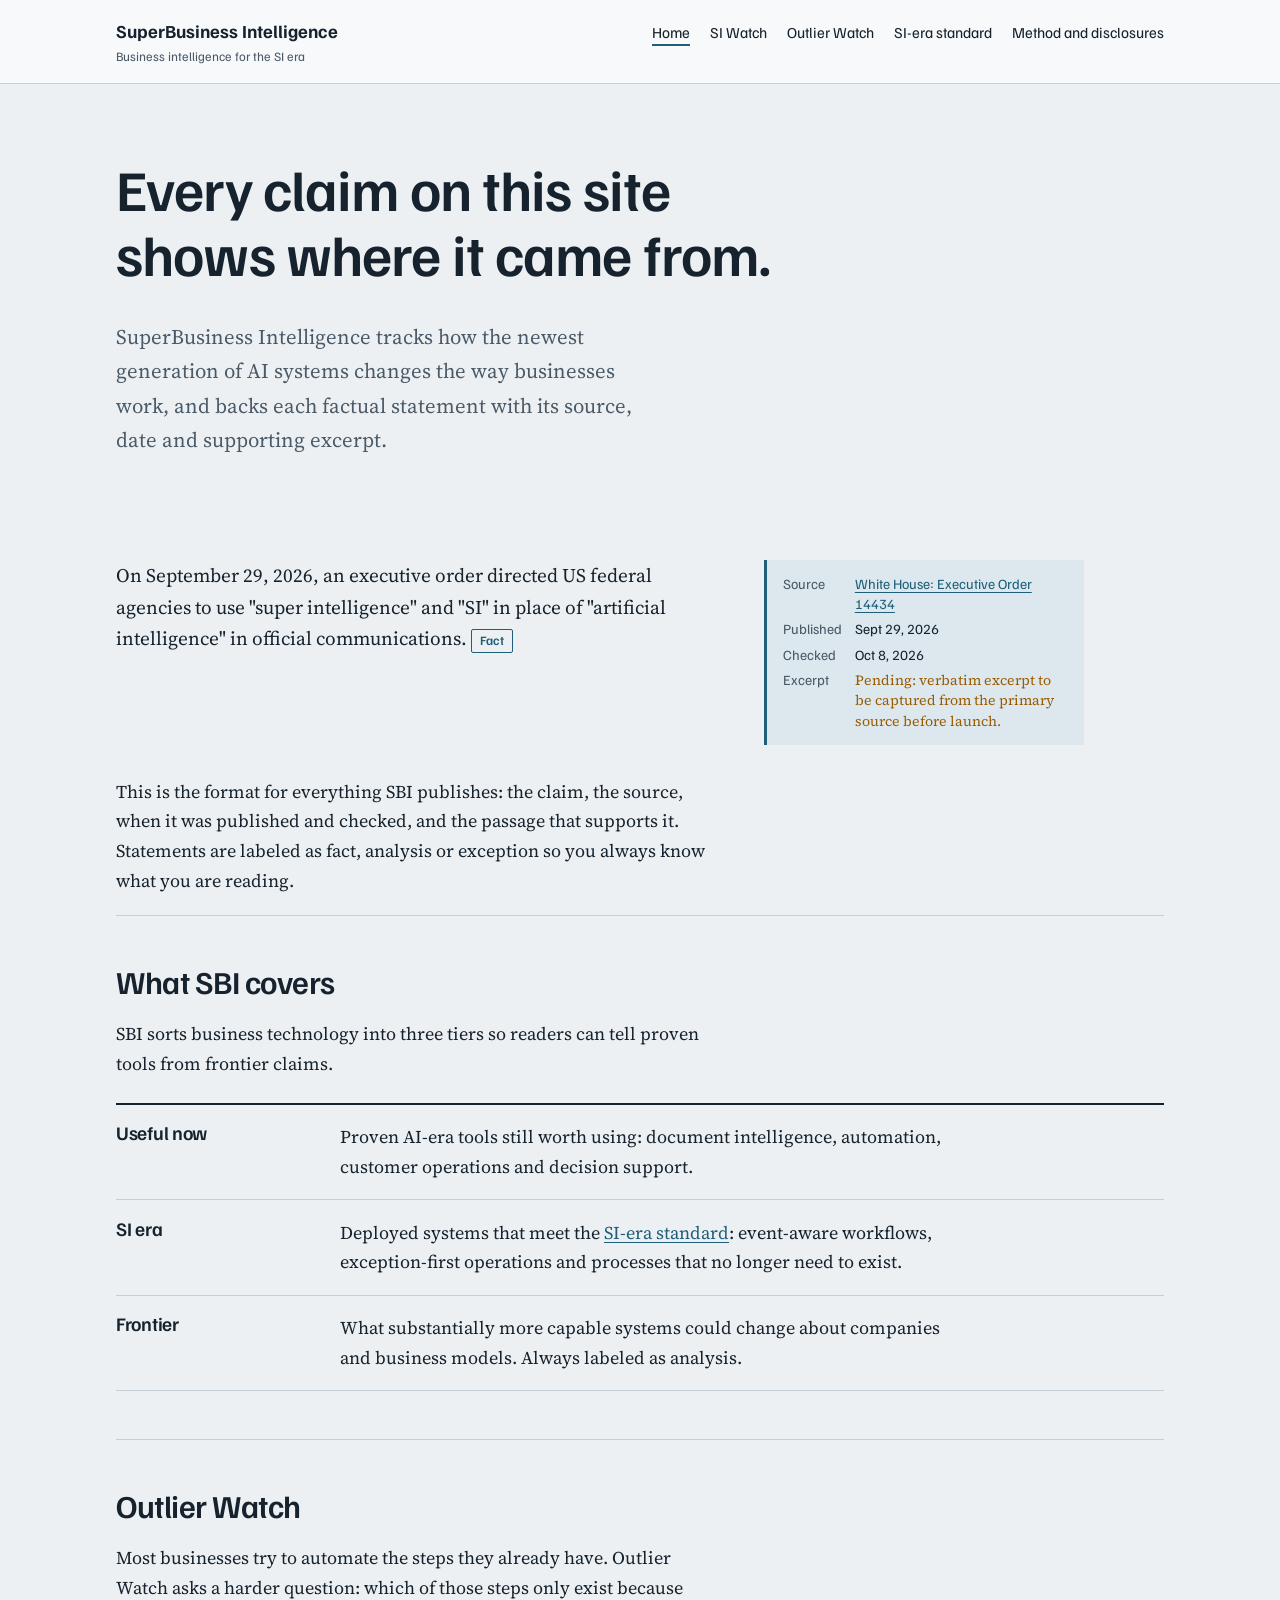
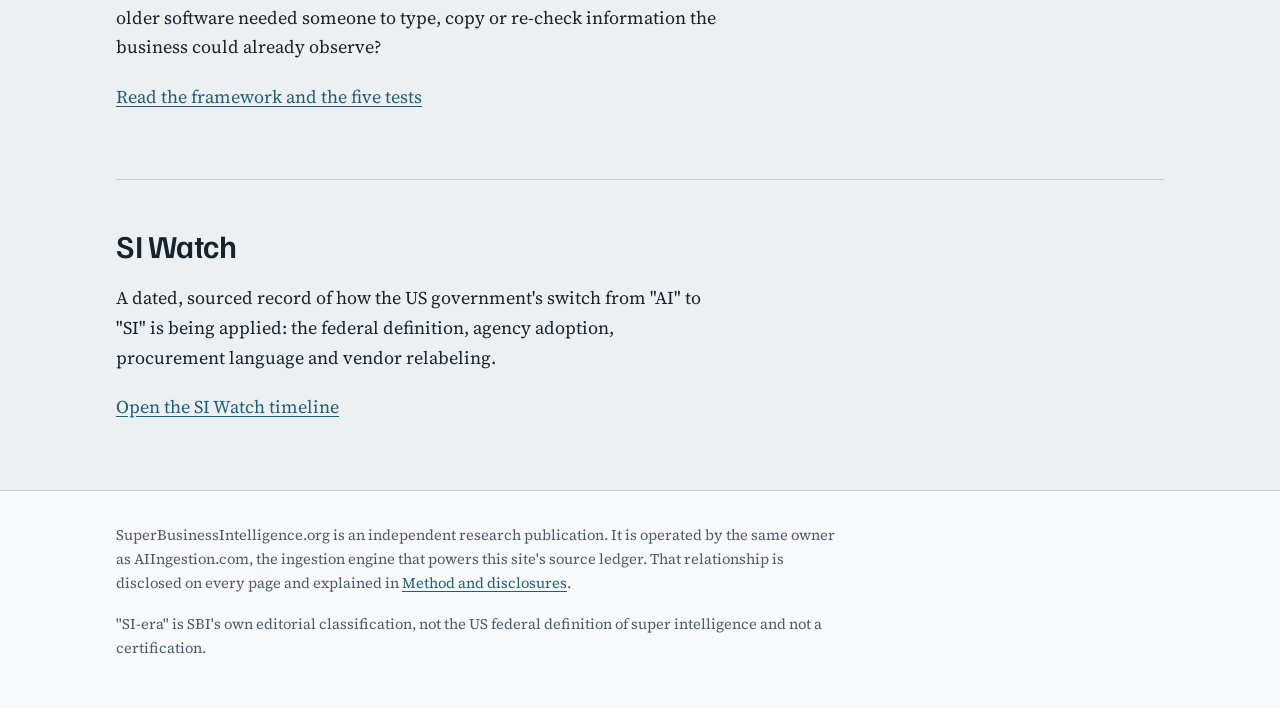
<file: index.html>
<!doctype html>
<html lang="en">
<head>
<meta charset="utf-8">
<meta name="viewport" content="width=device-width, initial-scale=1">
<title>SuperBusiness Intelligence: business intelligence for the SI era</title>
<meta name="description" content="Evidence-cited research on how frontier AI and the US federal shift to super intelligence (SI) change the way businesses work.">
<link rel="canonical" href="https://superbusinessintelligence.org/">
<meta property="og:title" content="SuperBusiness Intelligence: business intelligence for the SI era">
<meta property="og:description" content="Evidence-cited research on how frontier AI and the US federal shift to super intelligence (SI) change the way businesses work.">
<meta property="og:type" content="website">
<meta property="og:url" content="https://superbusinessintelligence.org/">
<link rel="icon" href="data:image/svg+xml,<svg xmlns='http://www.w3.org/2000/svg' viewBox='0 0 32 32'><rect width='32' height='32' fill='%231F5F7A'/><text x='16' y='22' font-family='Arial' font-weight='700' font-size='14' fill='white' text-anchor='middle'>SBI</text></svg>">
<link rel="preconnect" href="https://fonts.googleapis.com">
<link rel="preconnect" href="https://fonts.gstatic.com" crossorigin>
<link href="https://fonts.googleapis.com/css2?family=Familjen+Grotesk:wght@400;600;700&family=Source+Serif+4:ital,opsz,wght@0,8..60,400;0,8..60,600;1,8..60,400&display=swap" rel="stylesheet">
<link rel="stylesheet" href="assets/styles.css">
</head>
<body>
<a class="skip" href="#main">Skip to content</a>
<header class="mast"><div class="wrap">
<a class="brand" href="index.html">SuperBusiness Intelligence<small>Business intelligence for the SI era</small></a>
<nav aria-label="Main"><ul><li><a href="index.html" aria-current="page">Home</a></li><li><a href="si-watch.html">SI Watch</a></li><li><a href="outlier-watch.html">Outlier Watch</a></li><li><a href="si-era-standard.html">SI-era standard</a></li><li><a href="about.html">Method and disclosures</a></li></ul></nav>
</div></header>
<main id="main" class="wrap">

<div class="hero">
<h1>Every claim on this site shows where it came from.</h1>
<p class="lede">SuperBusiness Intelligence tracks how the newest generation of AI systems changes the way businesses work, and backs each factual statement with its source, date and supporting excerpt.</p>
</div>
<div class="claim">
<p>On September 29, 2026, an executive order directed US federal agencies to use "super intelligence" and "SI" in place of "artificial intelligence" in official communications. <span class="status fact">Fact</span></p>
<aside class="ledger pending" aria-label="Evidence"><dl><dt>Source</dt><dd><a href="https://www.whitehouse.gov/president-actions/2026/09/inaugurating-the-era-of-super-intelligence/">White House: Executive Order 14434</a></dd><dt>Published</dt><dd>Sept 29, 2026</dd><dt>Checked</dt><dd>Oct 8, 2026</dd><dt>Excerpt</dt><dd class="excerpt">Pending: verbatim excerpt to be captured from the primary source before launch.</dd></dl></aside>
</div>
<p>This is the format for everything SBI publishes: the claim, the source, when it was published and checked, and the passage that supports it. Statements are labeled as fact, analysis or exception so you always know what you are reading.</p>

<section>
<h2>What SBI covers</h2>
<p>SBI sorts business technology into three tiers so readers can tell proven tools from frontier claims.</p>
<div class="tiers">
<div class="tier"><h3>Useful now</h3><p>Proven AI-era tools still worth using: document intelligence, automation, customer operations and decision support.</p></div>
<div class="tier"><h3>SI era</h3><p>Deployed systems that meet the <a href="si-era-standard.html">SI-era standard</a>: event-aware workflows, exception-first operations and processes that no longer need to exist.</p></div>
<div class="tier"><h3>Frontier</h3><p>What substantially more capable systems could change about companies and business models. Always labeled as analysis.</p></div>
</div>
</section>

<section>
<h2>Outlier Watch</h2>
<p>Most businesses try to automate the steps they already have. Outlier Watch asks a harder question: which of those steps only exist because older software needed someone to type, copy or re-check information the business could already observe?</p>
<p><a href="outlier-watch.html">Read the framework and the five tests</a></p>
</section>

<section>
<h2>SI Watch</h2>
<p>A dated, sourced record of how the US government's switch from "AI" to "SI" is being applied: the federal definition, agency adoption, procurement language and vendor relabeling.</p>
<p><a href="si-watch.html">Open the SI Watch timeline</a></p>
</section>

</main>
<footer><div class="wrap">
<p>SuperBusinessIntelligence.org is an independent research publication. It is operated by the same owner as AIIngestion.com, the ingestion engine that powers this site's source ledger. That relationship is disclosed on every page and explained in <a href="about.html">Method and disclosures</a>.</p>
<p>"SI-era" is SBI's own editorial classification, not the US federal definition of super intelligence and not a certification.</p>
</div></footer>
</body>
</html>
</file>
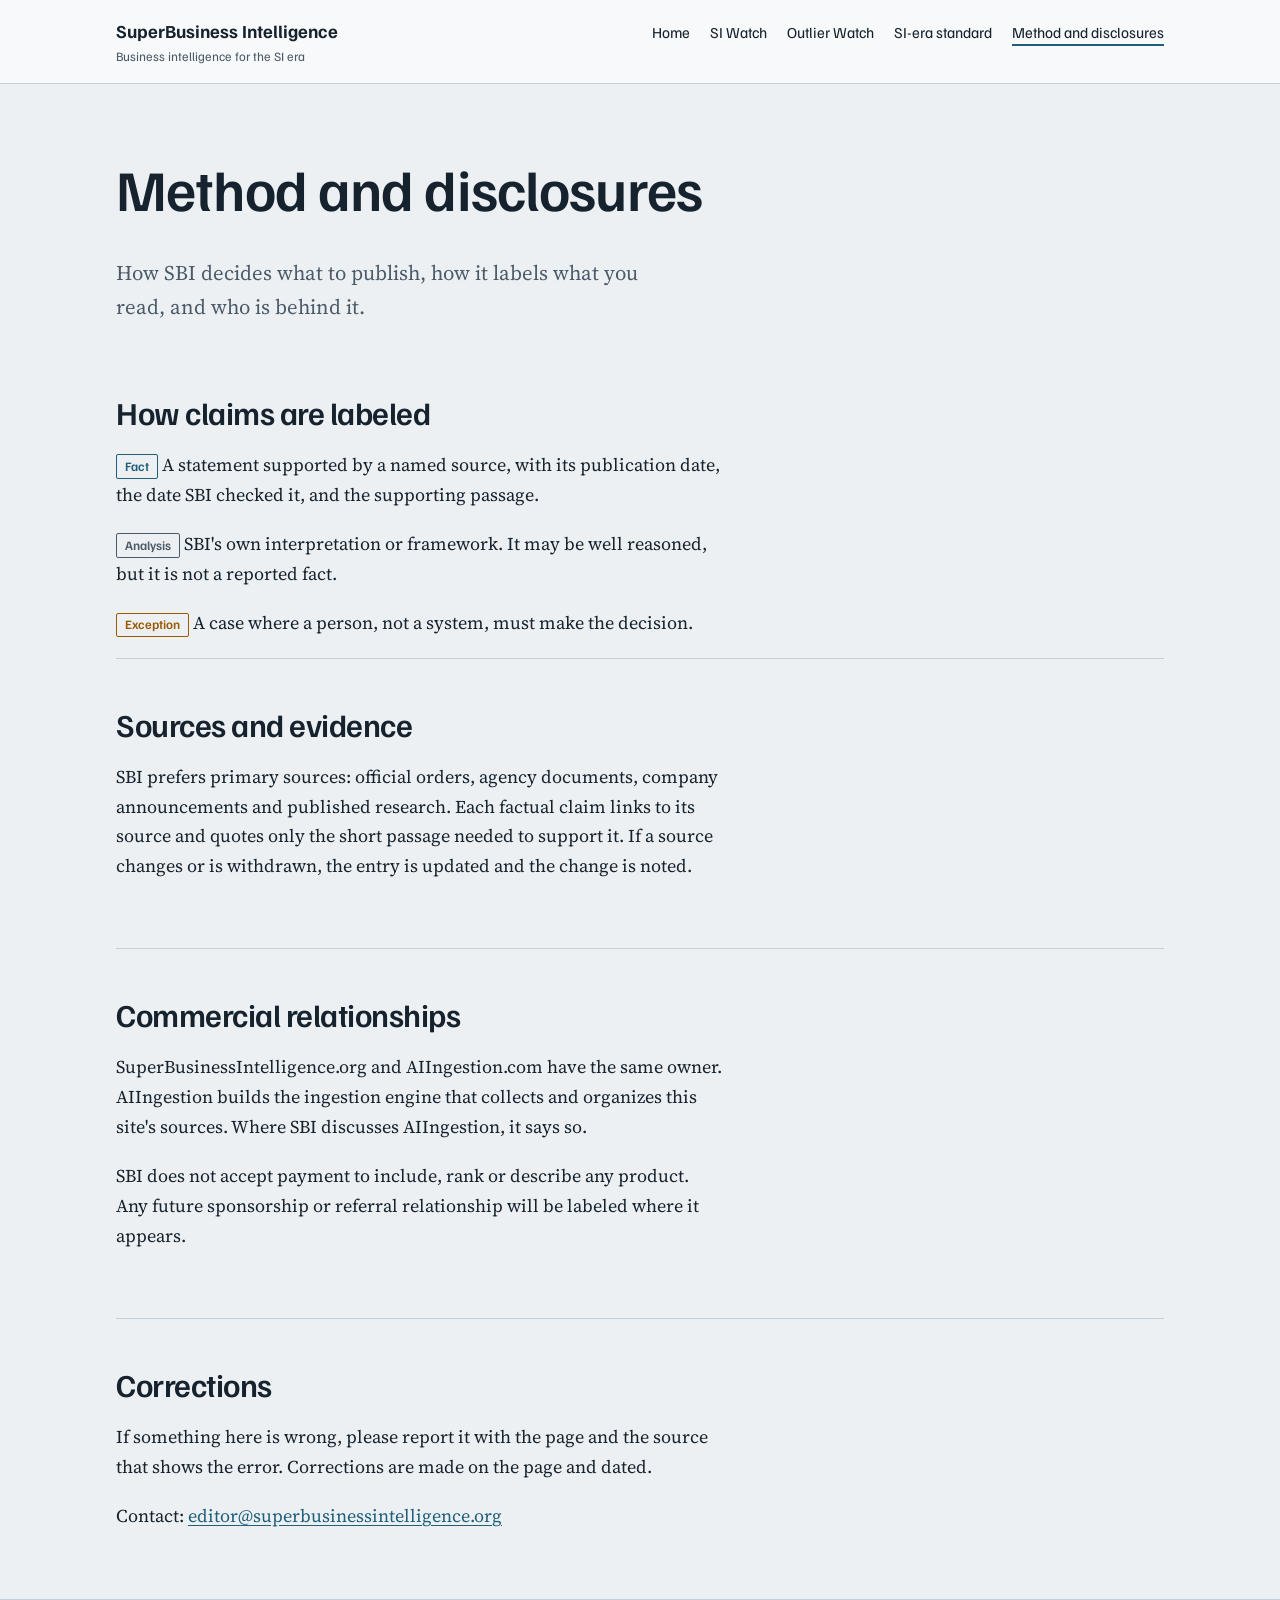
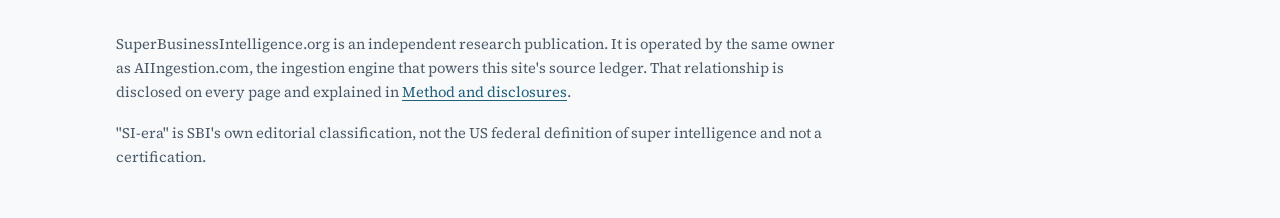
<file: about.html>
<!doctype html>
<html lang="en">
<head>
<meta charset="utf-8">
<meta name="viewport" content="width=device-width, initial-scale=1">
<title>Method and disclosures | SBI</title>
<meta name="description" content="How SuperBusiness Intelligence labels claims, handles sources and corrections, and discloses its relationship with AIIngestion.">
<link rel="canonical" href="https://superbusinessintelligence.org/about.html">
<meta property="og:title" content="Method and disclosures | SBI">
<meta property="og:description" content="How SuperBusiness Intelligence labels claims, handles sources and corrections, and discloses its relationship with AIIngestion.">
<meta property="og:type" content="website">
<meta property="og:url" content="https://superbusinessintelligence.org/about.html">
<link rel="icon" href="data:image/svg+xml,<svg xmlns='http://www.w3.org/2000/svg' viewBox='0 0 32 32'><rect width='32' height='32' fill='%231F5F7A'/><text x='16' y='22' font-family='Arial' font-weight='700' font-size='14' fill='white' text-anchor='middle'>SBI</text></svg>">
<link rel="preconnect" href="https://fonts.googleapis.com">
<link rel="preconnect" href="https://fonts.gstatic.com" crossorigin>
<link href="https://fonts.googleapis.com/css2?family=Familjen+Grotesk:wght@400;600;700&family=Source+Serif+4:ital,opsz,wght@0,8..60,400;0,8..60,600;1,8..60,400&display=swap" rel="stylesheet">
<link rel="stylesheet" href="assets/styles.css">
</head>
<body>
<a class="skip" href="#main">Skip to content</a>
<header class="mast"><div class="wrap">
<a class="brand" href="index.html">SuperBusiness Intelligence<small>Business intelligence for the SI era</small></a>
<nav aria-label="Main"><ul><li><a href="index.html">Home</a></li><li><a href="si-watch.html">SI Watch</a></li><li><a href="outlier-watch.html">Outlier Watch</a></li><li><a href="si-era-standard.html">SI-era standard</a></li><li><a href="about.html" aria-current="page">Method and disclosures</a></li></ul></nav>
</div></header>
<main id="main" class="wrap">

<div class="hero">
<h1>Method and disclosures</h1>
<p class="lede">How SBI decides what to publish, how it labels what you read, and who is behind it.</p>
</div>
<h2>How claims are labeled</h2>
<p><span class="status fact">Fact</span> A statement supported by a named source, with its publication date, the date SBI checked it, and the supporting passage.</p>
<p><span class="status analysis">Analysis</span> SBI's own interpretation or framework. It may be well reasoned, but it is not a reported fact.</p>
<p><span class="status exception">Exception</span> A case where a person, not a system, must make the decision.</p>
<section>
<h2>Sources and evidence</h2>
<p>SBI prefers primary sources: official orders, agency documents, company announcements and published research. Each factual claim links to its source and quotes only the short passage needed to support it. If a source changes or is withdrawn, the entry is updated and the change is noted.</p>
</section>
<section>
<h2>Commercial relationships</h2>
<p>SuperBusinessIntelligence.org and AIIngestion.com have the same owner. AIIngestion builds the ingestion engine that collects and organizes this site's sources. Where SBI discusses AIIngestion, it says so.</p>
<p>SBI does not accept payment to include, rank or describe any product. Any future sponsorship or referral relationship will be labeled where it appears.</p>
</section>
<section>
<h2>Corrections</h2>
<p>If something here is wrong, please report it with the page and the source that shows the error. Corrections are made on the page and dated.</p>
<p>Contact: <a href="mailto:editor@superbusinessintelligence.org">editor@superbusinessintelligence.org</a></p>
</section>

</main>
<footer><div class="wrap">
<p>SuperBusinessIntelligence.org is an independent research publication. It is operated by the same owner as AIIngestion.com, the ingestion engine that powers this site's source ledger. That relationship is disclosed on every page and explained in <a href="about.html">Method and disclosures</a>.</p>
<p>"SI-era" is SBI's own editorial classification, not the US federal definition of super intelligence and not a certification.</p>
</div></footer>
</body>
</html>
</file>
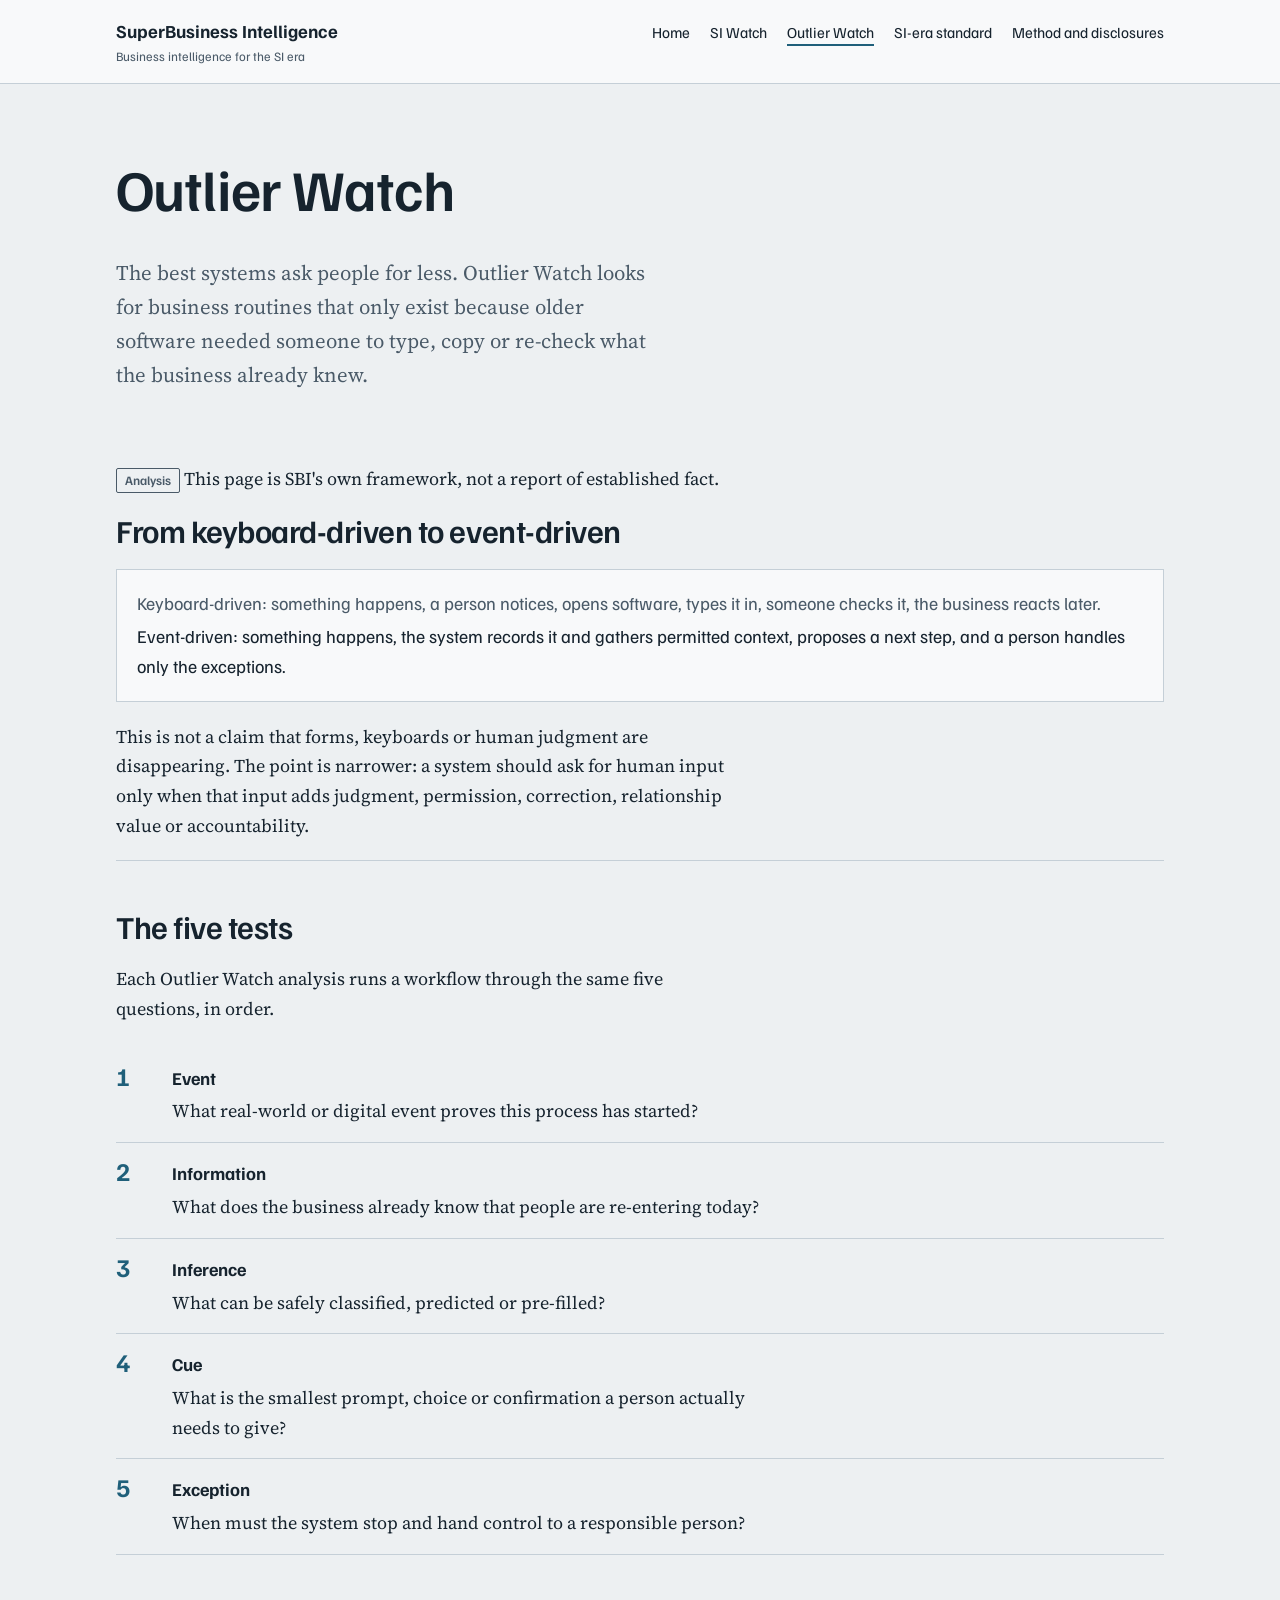
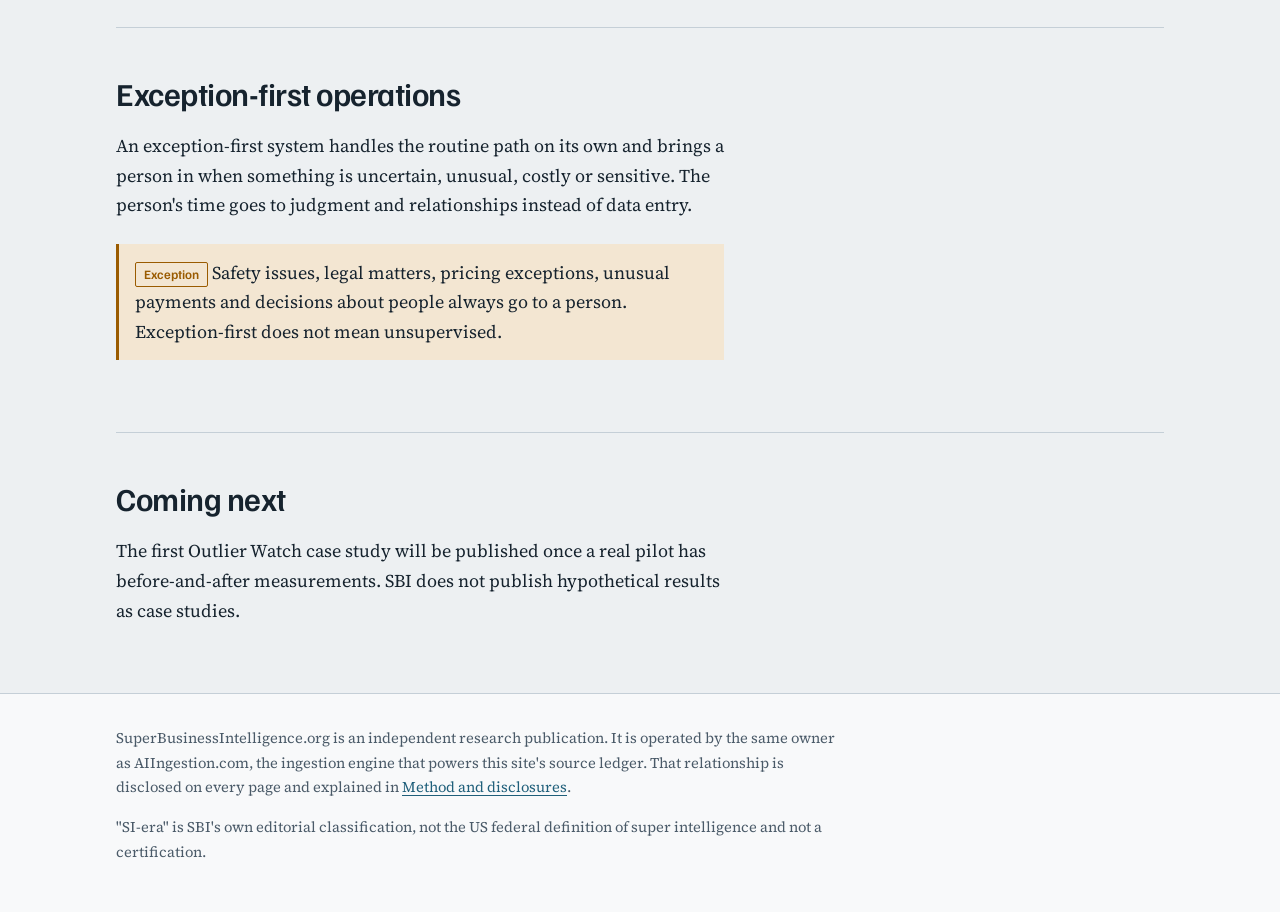
<file: outlier-watch.html>
<!doctype html>
<html lang="en">
<head>
<meta charset="utf-8">
<meta name="viewport" content="width=device-width, initial-scale=1">
<title>Outlier Watch: business processes that should not exist | SBI</title>
<meta name="description" content="A framework for finding business routines that exist only because of old software, and redesigning them around events and exceptions.">
<link rel="canonical" href="https://superbusinessintelligence.org/outlier-watch.html">
<meta property="og:title" content="Outlier Watch: business processes that should not exist | SBI">
<meta property="og:description" content="A framework for finding business routines that exist only because of old software, and redesigning them around events and exceptions.">
<meta property="og:type" content="website">
<meta property="og:url" content="https://superbusinessintelligence.org/outlier-watch.html">
<link rel="icon" href="data:image/svg+xml,<svg xmlns='http://www.w3.org/2000/svg' viewBox='0 0 32 32'><rect width='32' height='32' fill='%231F5F7A'/><text x='16' y='22' font-family='Arial' font-weight='700' font-size='14' fill='white' text-anchor='middle'>SBI</text></svg>">
<link rel="preconnect" href="https://fonts.googleapis.com">
<link rel="preconnect" href="https://fonts.gstatic.com" crossorigin>
<link href="https://fonts.googleapis.com/css2?family=Familjen+Grotesk:wght@400;600;700&family=Source+Serif+4:ital,opsz,wght@0,8..60,400;0,8..60,600;1,8..60,400&display=swap" rel="stylesheet">
<link rel="stylesheet" href="assets/styles.css">
</head>
<body>
<a class="skip" href="#main">Skip to content</a>
<header class="mast"><div class="wrap">
<a class="brand" href="index.html">SuperBusiness Intelligence<small>Business intelligence for the SI era</small></a>
<nav aria-label="Main"><ul><li><a href="index.html">Home</a></li><li><a href="si-watch.html">SI Watch</a></li><li><a href="outlier-watch.html" aria-current="page">Outlier Watch</a></li><li><a href="si-era-standard.html">SI-era standard</a></li><li><a href="about.html">Method and disclosures</a></li></ul></nav>
</div></header>
<main id="main" class="wrap">

<div class="hero">
<h1>Outlier Watch</h1>
<p class="lede">The best systems ask people for less. Outlier Watch looks for business routines that only exist because older software needed someone to type, copy or re-check what the business already knew.</p>
</div>
<p><span class="status analysis">Analysis</span> This page is SBI's own framework, not a report of established fact.</p>
<h2>From keyboard-driven to event-driven</h2>
<div class="flow">
<p class="old">Keyboard-driven: something happens, a person notices, opens software, types it in, someone checks it, the business reacts later.</p>
<p>Event-driven: something happens, the system records it and gathers permitted context, proposes a next step, and a person handles only the exceptions.</p>
</div>
<p>This is not a claim that forms, keyboards or human judgment are disappearing. The point is narrower: a system should ask for human input only when that input adds judgment, permission, correction, relationship value or accountability.</p>
<section>
<h2>The five tests</h2>
<p>Each Outlier Watch analysis runs a workflow through the same five questions, in order.</p>
<ol class="tests">
<li><div><strong>Event</strong><p>What real-world or digital event proves this process has started?</p></div></li>
<li><div><strong>Information</strong><p>What does the business already know that people are re-entering today?</p></div></li>
<li><div><strong>Inference</strong><p>What can be safely classified, predicted or pre-filled?</p></div></li>
<li><div><strong>Cue</strong><p>What is the smallest prompt, choice or confirmation a person actually needs to give?</p></div></li>
<li><div><strong>Exception</strong><p>When must the system stop and hand control to a responsible person?</p></div></li>
</ol>
</section>
<section>
<h2>Exception-first operations</h2>
<p>An exception-first system handles the routine path on its own and brings a person in when something is uncertain, unusual, costly or sensitive. The person's time goes to judgment and relationships instead of data entry.</p>
<div class="notice"><p><span class="status exception">Exception</span> Safety issues, legal matters, pricing exceptions, unusual payments and decisions about people always go to a person. Exception-first does not mean unsupervised.</p></div>
</section>
<section>
<h2>Coming next</h2>
<p>The first Outlier Watch case study will be published once a real pilot has before-and-after measurements. SBI does not publish hypothetical results as case studies.</p>
</section>

</main>
<footer><div class="wrap">
<p>SuperBusinessIntelligence.org is an independent research publication. It is operated by the same owner as AIIngestion.com, the ingestion engine that powers this site's source ledger. That relationship is disclosed on every page and explained in <a href="about.html">Method and disclosures</a>.</p>
<p>"SI-era" is SBI's own editorial classification, not the US federal definition of super intelligence and not a certification.</p>
</div></footer>
</body>
</html>
</file>
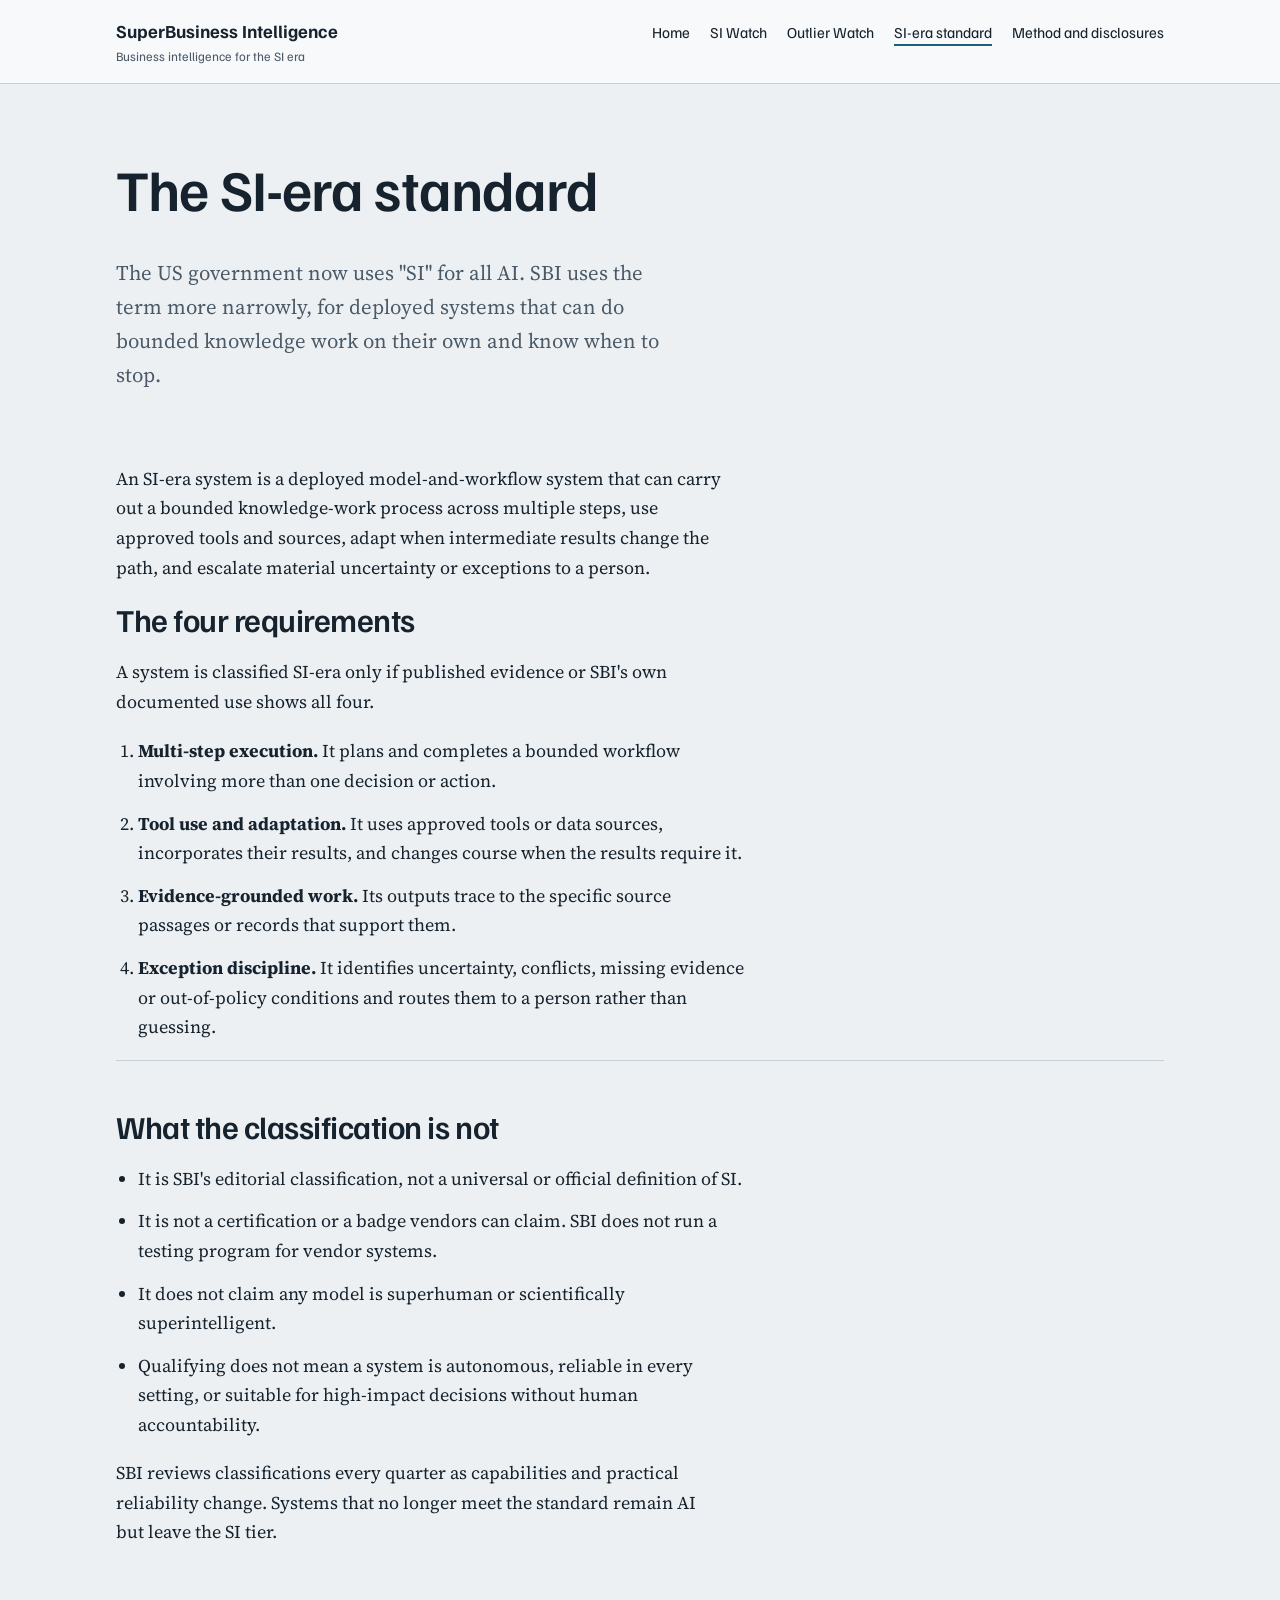
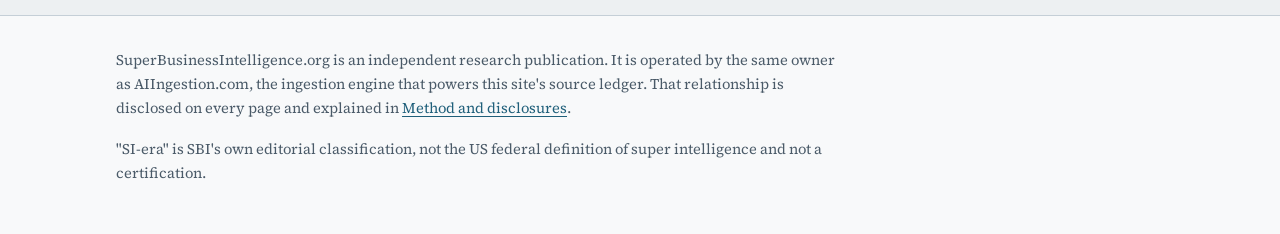
<file: si-era-standard.html>
<!doctype html>
<html lang="en">
<head>
<meta charset="utf-8">
<meta name="viewport" content="width=device-width, initial-scale=1">
<title>The SI-era standard: SBI's classification for frontier AI systems | SBI</title>
<meta name="description" content="How SuperBusiness Intelligence decides which deployed AI systems count as SI-era, and what the classification does not claim.">
<link rel="canonical" href="https://superbusinessintelligence.org/si-era-standard.html">
<meta property="og:title" content="The SI-era standard: SBI's classification for frontier AI systems | SBI">
<meta property="og:description" content="How SuperBusiness Intelligence decides which deployed AI systems count as SI-era, and what the classification does not claim.">
<meta property="og:type" content="website">
<meta property="og:url" content="https://superbusinessintelligence.org/si-era-standard.html">
<link rel="icon" href="data:image/svg+xml,<svg xmlns='http://www.w3.org/2000/svg' viewBox='0 0 32 32'><rect width='32' height='32' fill='%231F5F7A'/><text x='16' y='22' font-family='Arial' font-weight='700' font-size='14' fill='white' text-anchor='middle'>SBI</text></svg>">
<link rel="preconnect" href="https://fonts.googleapis.com">
<link rel="preconnect" href="https://fonts.gstatic.com" crossorigin>
<link href="https://fonts.googleapis.com/css2?family=Familjen+Grotesk:wght@400;600;700&family=Source+Serif+4:ital,opsz,wght@0,8..60,400;0,8..60,600;1,8..60,400&display=swap" rel="stylesheet">
<link rel="stylesheet" href="assets/styles.css">
</head>
<body>
<a class="skip" href="#main">Skip to content</a>
<header class="mast"><div class="wrap">
<a class="brand" href="index.html">SuperBusiness Intelligence<small>Business intelligence for the SI era</small></a>
<nav aria-label="Main"><ul><li><a href="index.html">Home</a></li><li><a href="si-watch.html">SI Watch</a></li><li><a href="outlier-watch.html">Outlier Watch</a></li><li><a href="si-era-standard.html" aria-current="page">SI-era standard</a></li><li><a href="about.html">Method and disclosures</a></li></ul></nav>
</div></header>
<main id="main" class="wrap">

<div class="hero">
<h1>The SI-era standard</h1>
<p class="lede">The US government now uses "SI" for all AI. SBI uses the term more narrowly, for deployed systems that can do bounded knowledge work on their own and know when to stop.</p>
</div>
<p>An SI-era system is a deployed model-and-workflow system that can carry out a bounded knowledge-work process across multiple steps, use approved tools and sources, adapt when intermediate results change the path, and escalate material uncertainty or exceptions to a person.</p>
<h2>The four requirements</h2>
<p>A system is classified SI-era only if published evidence or SBI's own documented use shows all four.</p>
<ol class="criteria">
<li><strong>Multi-step execution.</strong> It plans and completes a bounded workflow involving more than one decision or action.</li>
<li><strong>Tool use and adaptation.</strong> It uses approved tools or data sources, incorporates their results, and changes course when the results require it.</li>
<li><strong>Evidence-grounded work.</strong> Its outputs trace to the specific source passages or records that support them.</li>
<li><strong>Exception discipline.</strong> It identifies uncertainty, conflicts, missing evidence or out-of-policy conditions and routes them to a person rather than guessing.</li>
</ol>
<section>
<h2>What the classification is not</h2>
<ul class="criteria">
<li>It is SBI's editorial classification, not a universal or official definition of SI.</li>
<li>It is not a certification or a badge vendors can claim. SBI does not run a testing program for vendor systems.</li>
<li>It does not claim any model is superhuman or scientifically superintelligent.</li>
<li>Qualifying does not mean a system is autonomous, reliable in every setting, or suitable for high-impact decisions without human accountability.</li>
</ul>
<p>SBI reviews classifications every quarter as capabilities and practical reliability change. Systems that no longer meet the standard remain AI but leave the SI tier.</p>
</section>

</main>
<footer><div class="wrap">
<p>SuperBusinessIntelligence.org is an independent research publication. It is operated by the same owner as AIIngestion.com, the ingestion engine that powers this site's source ledger. That relationship is disclosed on every page and explained in <a href="about.html">Method and disclosures</a>.</p>
<p>"SI-era" is SBI's own editorial classification, not the US federal definition of super intelligence and not a certification.</p>
</div></footer>
</body>
</html>
</file>
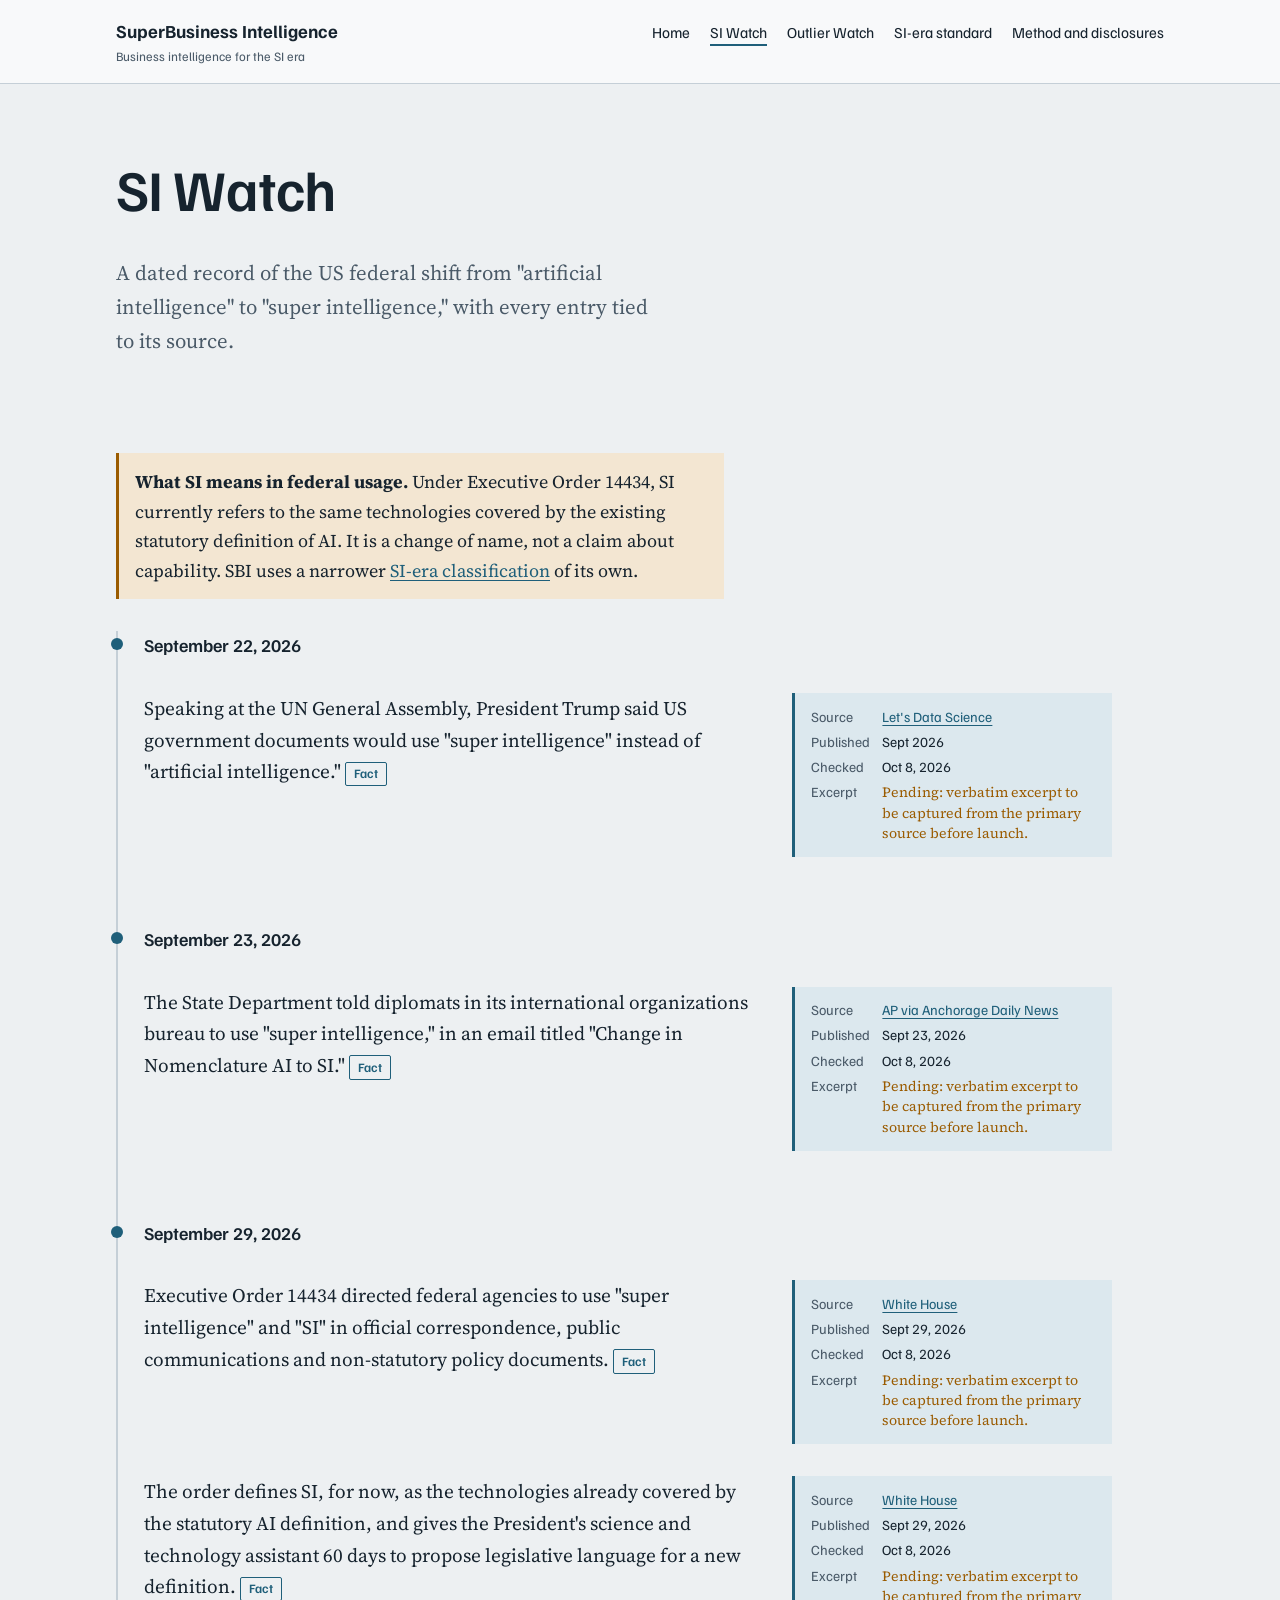
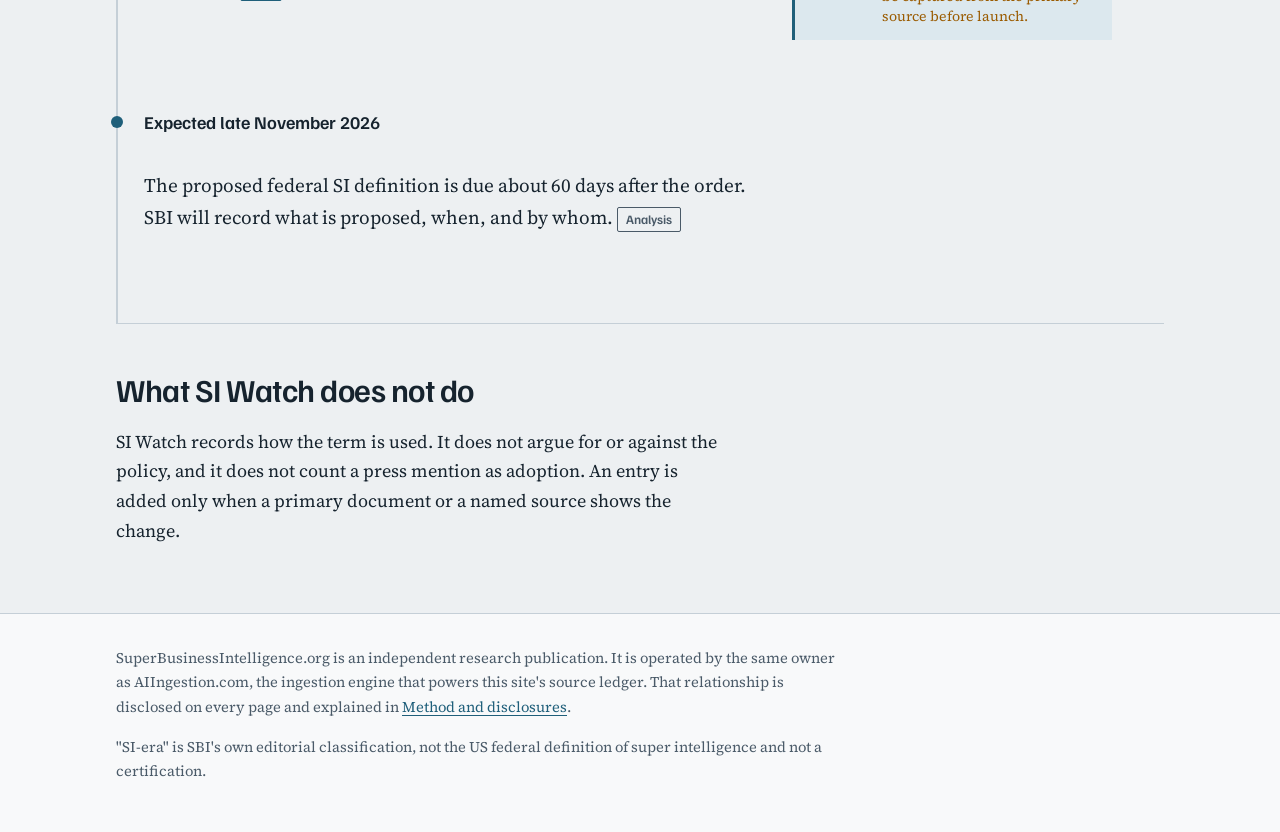
<file: si-watch.html>
<!doctype html>
<html lang="en">
<head>
<meta charset="utf-8">
<meta name="viewport" content="width=device-width, initial-scale=1">
<title>SI Watch: tracking the federal shift from AI to super intelligence | SBI</title>
<meta name="description" content="A dated, sourced timeline of the US federal change from artificial intelligence (AI) to super intelligence (SI), including Executive Order 14434.">
<link rel="canonical" href="https://superbusinessintelligence.org/si-watch.html">
<meta property="og:title" content="SI Watch: tracking the federal shift from AI to super intelligence | SBI">
<meta property="og:description" content="A dated, sourced timeline of the US federal change from artificial intelligence (AI) to super intelligence (SI), including Executive Order 14434.">
<meta property="og:type" content="website">
<meta property="og:url" content="https://superbusinessintelligence.org/si-watch.html">
<link rel="icon" href="data:image/svg+xml,<svg xmlns='http://www.w3.org/2000/svg' viewBox='0 0 32 32'><rect width='32' height='32' fill='%231F5F7A'/><text x='16' y='22' font-family='Arial' font-weight='700' font-size='14' fill='white' text-anchor='middle'>SBI</text></svg>">
<link rel="preconnect" href="https://fonts.googleapis.com">
<link rel="preconnect" href="https://fonts.gstatic.com" crossorigin>
<link href="https://fonts.googleapis.com/css2?family=Familjen+Grotesk:wght@400;600;700&family=Source+Serif+4:ital,opsz,wght@0,8..60,400;0,8..60,600;1,8..60,400&display=swap" rel="stylesheet">
<link rel="stylesheet" href="assets/styles.css">
</head>
<body>
<a class="skip" href="#main">Skip to content</a>
<header class="mast"><div class="wrap">
<a class="brand" href="index.html">SuperBusiness Intelligence<small>Business intelligence for the SI era</small></a>
<nav aria-label="Main"><ul><li><a href="index.html">Home</a></li><li><a href="si-watch.html" aria-current="page">SI Watch</a></li><li><a href="outlier-watch.html">Outlier Watch</a></li><li><a href="si-era-standard.html">SI-era standard</a></li><li><a href="about.html">Method and disclosures</a></li></ul></nav>
</div></header>
<main id="main" class="wrap">

<div class="hero">
<h1>SI Watch</h1>
<p class="lede">A dated record of the US federal shift from "artificial intelligence" to "super intelligence," with every entry tied to its source.</p>
</div>
<div class="notice"><p><strong>What SI means in federal usage.</strong> Under Executive Order 14434, SI currently refers to the same technologies covered by the existing statutory definition of AI. It is a change of name, not a claim about capability. SBI uses a narrower <a href="si-era-standard.html">SI-era classification</a> of its own.</p></div>
<ol class="timeline">
<li><time datetime="2026-09-22">September 22, 2026</time>
<div class="claim"><p>Speaking at the UN General Assembly, President Trump said US government documents would use "super intelligence" instead of "artificial intelligence." <span class="status fact">Fact</span></p>
<aside class="ledger pending" aria-label="Evidence"><dl><dt>Source</dt><dd><a href="https://letsdatascience.com/news/trump-proposes-super-intelligence-name-for-ai-fd1370d6">Let's Data Science</a></dd><dt>Published</dt><dd>Sept 2026</dd><dt>Checked</dt><dd>Oct 8, 2026</dd><dt>Excerpt</dt><dd class="excerpt">Pending: verbatim excerpt to be captured from the primary source before launch.</dd></dl></aside></div></li>
<li><time datetime="2026-09-23">September 23, 2026</time>
<div class="claim"><p>The State Department told diplomats in its international organizations bureau to use "super intelligence," in an email titled "Change in Nomenclature AI to SI." <span class="status fact">Fact</span></p>
<aside class="ledger pending" aria-label="Evidence"><dl><dt>Source</dt><dd><a href="https://www.adn.com/nation-world/2026/09/23/us-diplomats-told-to-say-super-intelligence-not-artificial-intelligence-after-trumps-call/">AP via Anchorage Daily News</a></dd><dt>Published</dt><dd>Sept 23, 2026</dd><dt>Checked</dt><dd>Oct 8, 2026</dd><dt>Excerpt</dt><dd class="excerpt">Pending: verbatim excerpt to be captured from the primary source before launch.</dd></dl></aside></div></li>
<li><time datetime="2026-09-29">September 29, 2026</time>
<div class="claim"><p>Executive Order 14434 directed federal agencies to use "super intelligence" and "SI" in official correspondence, public communications and non-statutory policy documents. <span class="status fact">Fact</span></p>
<aside class="ledger pending" aria-label="Evidence"><dl><dt>Source</dt><dd><a href="https://www.whitehouse.gov/president-actions/2026/09/inaugurating-the-era-of-super-intelligence/">White House</a></dd><dt>Published</dt><dd>Sept 29, 2026</dd><dt>Checked</dt><dd>Oct 8, 2026</dd><dt>Excerpt</dt><dd class="excerpt">Pending: verbatim excerpt to be captured from the primary source before launch.</dd></dl></aside></div>
<div class="claim"><p>The order defines SI, for now, as the technologies already covered by the statutory AI definition, and gives the President's science and technology assistant 60 days to propose legislative language for a new definition. <span class="status fact">Fact</span></p>
<aside class="ledger pending" aria-label="Evidence"><dl><dt>Source</dt><dd><a href="https://www.whitehouse.gov/president-actions/2026/09/inaugurating-the-era-of-super-intelligence/">White House</a></dd><dt>Published</dt><dd>Sept 29, 2026</dd><dt>Checked</dt><dd>Oct 8, 2026</dd><dt>Excerpt</dt><dd class="excerpt">Pending: verbatim excerpt to be captured from the primary source before launch.</dd></dl></aside></div></li>
<li><time datetime="2026-11-28">Expected late November 2026</time>
<div class="claim"><p>The proposed federal SI definition is due about 60 days after the order. SBI will record what is proposed, when, and by whom. <span class="status analysis">Analysis</span></p></div></li>
</ol>
<section>
<h2>What SI Watch does not do</h2>
<p>SI Watch records how the term is used. It does not argue for or against the policy, and it does not count a press mention as adoption. An entry is added only when a primary document or a named source shows the change.</p>
</section>

</main>
<footer><div class="wrap">
<p>SuperBusinessIntelligence.org is an independent research publication. It is operated by the same owner as AIIngestion.com, the ingestion engine that powers this site's source ledger. That relationship is disclosed on every page and explained in <a href="about.html">Method and disclosures</a>.</p>
<p>"SI-era" is SBI's own editorial classification, not the US federal definition of super intelligence and not a certification.</p>
</div></footer>
</body>
</html>
</file>
<file: assets/styles.css>
/* SuperBusiness Intelligence — evidence-ledger design system */
:root{
  --paper:#EDF0F2; --sheet:#F8F9FA; --ink:#16232E; --muted:#4A5A68;
  --rule:#C5CFD7; --evidence:#1F5F7A; --evidence-soft:#DCE8EE;
  --exception:#9A5B00; --exception-soft:#F3E6D2;
  --display:"Familjen Grotesk","Helvetica Neue",Arial,sans-serif;
  --body:"Source Serif 4",Georgia,"Times New Roman",serif;
  --measure:38rem;
}
@media (prefers-color-scheme:dark){:root:not([data-theme="light"]){
  --paper:#111A21; --sheet:#17222B; --ink:#E4EAEE; --muted:#9FB0BD;
  --rule:#2F3E4A; --evidence:#7DB7CF; --evidence-soft:#1C3340;
  --exception:#E0A44F; --exception-soft:#3A2C17;}}
:root[data-theme="dark"]{
  --paper:#111A21; --sheet:#17222B; --ink:#E4EAEE; --muted:#9FB0BD;
  --rule:#2F3E4A; --evidence:#7DB7CF; --evidence-soft:#1C3340;
  --exception:#E0A44F; --exception-soft:#3A2C17;}
*,*::before,*::after{box-sizing:border-box}
html{-webkit-text-size-adjust:100%}
body{margin:0;background:var(--paper);color:var(--ink);font-family:var(--body);
  font-size:1.125rem;line-height:1.65;font-optical-sizing:auto}
img{max-width:100%}
a{color:var(--evidence);text-underline-offset:.18em}
a:hover{text-decoration-thickness:2px}
:focus-visible{outline:3px solid var(--evidence);outline-offset:3px}
h1,h2,h3{font-family:var(--display);line-height:1.12;letter-spacing:-.015em;margin:0 0 .6em}
h1{font-size:clamp(2.2rem,5vw,3.6rem);font-weight:600;max-width:20ch}
h2{font-size:clamp(1.5rem,3vw,2rem);font-weight:600}
h3{font-size:1.2rem;font-weight:600}
p{margin:0 0 1.1em;max-width:var(--measure)}
.wrap{max-width:68rem;margin:0 auto;padding:0 1.25rem}
.skip{position:absolute;left:-999px}.skip:focus{left:1rem;top:1rem;background:var(--sheet);padding:.5rem 1rem;z-index:9}

/* masthead */
.mast{border-bottom:1px solid var(--rule);background:var(--sheet)}
.mast .wrap{display:flex;flex-wrap:wrap;align-items:baseline;justify-content:space-between;gap:.5rem 2rem;padding-top:1rem;padding-bottom:1rem}
.brand{font-family:var(--display);font-weight:700;font-size:1.15rem;color:var(--ink);text-decoration:none}
.brand small{display:block;font-weight:400;font-size:.8rem;color:var(--muted)}
nav ul{list-style:none;display:flex;flex-wrap:wrap;gap:.25rem 1.25rem;margin:0;padding:0;font-family:var(--display);font-size:.95rem}
nav a{color:var(--ink);text-decoration:none;padding:.2rem 0;border-bottom:2px solid transparent}
nav a:hover,nav a[aria-current="page"]{border-bottom-color:var(--evidence)}

/* hero */
.hero{padding:4.5rem 0 3rem}
.hero .lede{font-size:1.3rem;color:var(--muted);max-width:34rem}

/* the memorable thing: claim + evidence ledger */
.claim{display:grid;gap:1rem;margin:2rem 0}
@media (min-width:62rem){.claim{grid-template-columns:minmax(0,var(--measure)) 20rem;gap:2.5rem;align-items:start}}
.claim > p:first-child{font-size:1.2rem}
.ledger{border-left:3px solid var(--evidence);background:var(--evidence-soft);padding:.85rem 1rem;font-family:var(--display);font-size:.88rem;line-height:1.45}
.ledger dl{margin:0;display:grid;grid-template-columns:auto 1fr;gap:.3rem .8rem}
.ledger dt{color:var(--muted)}
.ledger dd{margin:0}
.ledger .excerpt{font-family:var(--body);font-style:italic}
.ledger.pending .excerpt{font-style:normal;color:var(--exception)}
.status{display:inline-block;font-family:var(--display);font-size:.8rem;font-weight:600;padding:.05rem .5rem;border-radius:2px;border:1px solid currentColor}
.status.fact{color:var(--evidence)}
.status.analysis{color:var(--muted)}
.status.exception{color:var(--exception)}

section{padding:3rem 0;border-top:1px solid var(--rule)}
.tiers{display:grid;gap:0;margin-top:1.5rem;border-top:2px solid var(--ink)}
.tier{display:grid;gap:.25rem 2rem;padding:1.1rem 0;border-bottom:1px solid var(--rule)}
@media (min-width:48rem){.tier{grid-template-columns:12rem 1fr}}
.tier h3{margin:0}
.tier p{margin:0}

/* timeline (real sequence, so numbered by date) */
.timeline{list-style:none;margin:2rem 0 0;padding:0}
.timeline > li{position:relative;padding:0 0 2.25rem 1.6rem;border-left:2px solid var(--rule)}
.timeline > li::before{content:"";position:absolute;left:-7px;top:.45rem;width:12px;height:12px;border-radius:50%;background:var(--evidence)}
.timeline time{font-family:var(--display);font-weight:600;display:block}

/* five tests: a real sequence */
.tests{counter-reset:t;list-style:none;padding:0;margin:1.5rem 0}
.tests li{counter-increment:t;display:grid;grid-template-columns:2.5rem 1fr;gap:1rem;padding:1rem 0;border-bottom:1px solid var(--rule)}
.tests li::before{content:counter(t);font-family:var(--display);font-size:1.6rem;font-weight:700;color:var(--evidence);line-height:1}
.tests strong{font-family:var(--display)}
.tests p{margin:.2rem 0 0}

.flow{font-family:var(--display);background:var(--sheet);border:1px solid var(--rule);padding:1rem 1.25rem;overflow-x:auto;margin:1.25rem 0}
.flow p{margin:.2rem 0;max-width:none}
.flow .old{color:var(--muted)}

.notice{border-left:3px solid var(--exception);background:var(--exception-soft);padding:.85rem 1rem;margin:1.5rem 0;max-width:var(--measure)}
.notice p:last-child{margin:0}

.criteria{padding-left:1.4rem}
.criteria li{margin-bottom:.8rem;max-width:var(--measure)}

footer{border-top:1px solid var(--rule);background:var(--sheet);padding:2rem 0;font-size:.92rem;color:var(--muted)}
footer p{max-width:46rem}
@media (prefers-reduced-motion:reduce){*{scroll-behavior:auto!important;transition:none!important;animation:none!important}}
</file>
